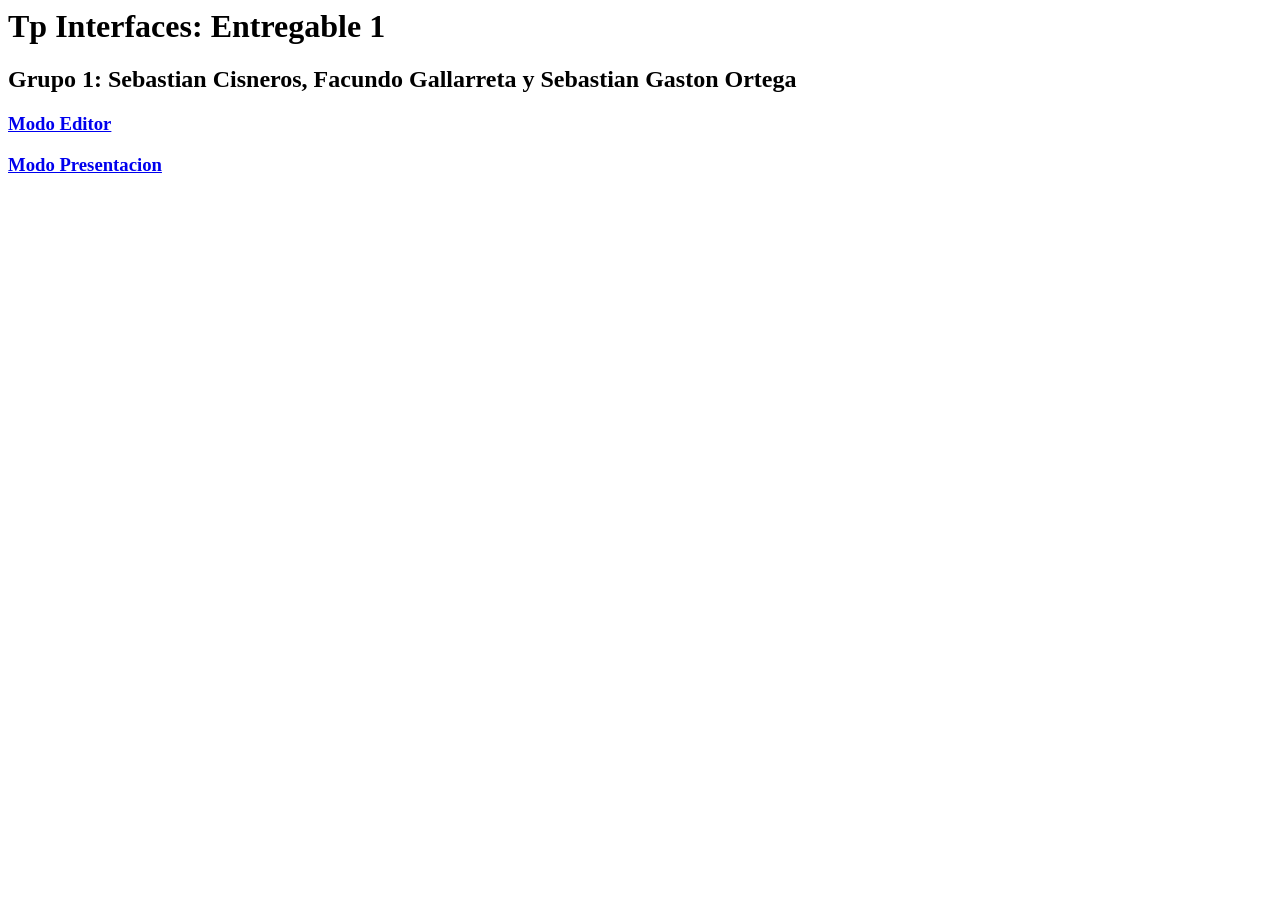
<file: Entregable_1/index.html>
<DOCTYPE! html>
  <html lang="es">
    <head>
      <meta charset="UTF-8" />
      <meta http-equiv="X-UA-Compatible" content="IE=edge" />
      <meta name="viewport" content="width=device-width, initial-scale=1.0" />
      <title>Tp Interfaces: Entregable 1</title>
    </head>
    <body>
      <h1>Tp Interfaces: Entregable 1</h1>
      <h2>
        Grupo 1: Sebastian Cisneros, Facundo Gallarreta y Sebastian Gaston
        Ortega
      </h2>

      <h3>
        <a href="https://www.figma.com/design/XDvLdzlpobR83ZTdvXF2sq/TP-Interfaces?node-id=5-3&t=RIFKQqD7h2V6TDb5-1">Modo Editor</a>
      </h3>

      <h3>
        <a href="https://www.figma.com/proto/XDvLdzlpobR83ZTdvXF2sq/TP-Interfaces?node-id=235-2227&starting-point-node-id=235%3A2227&t=cUEszGMAxxDLjYJT-1">Modo Presentacion</a>
      </h3>
      
      </body>
  </html></DOCTYPE!
>
</file>
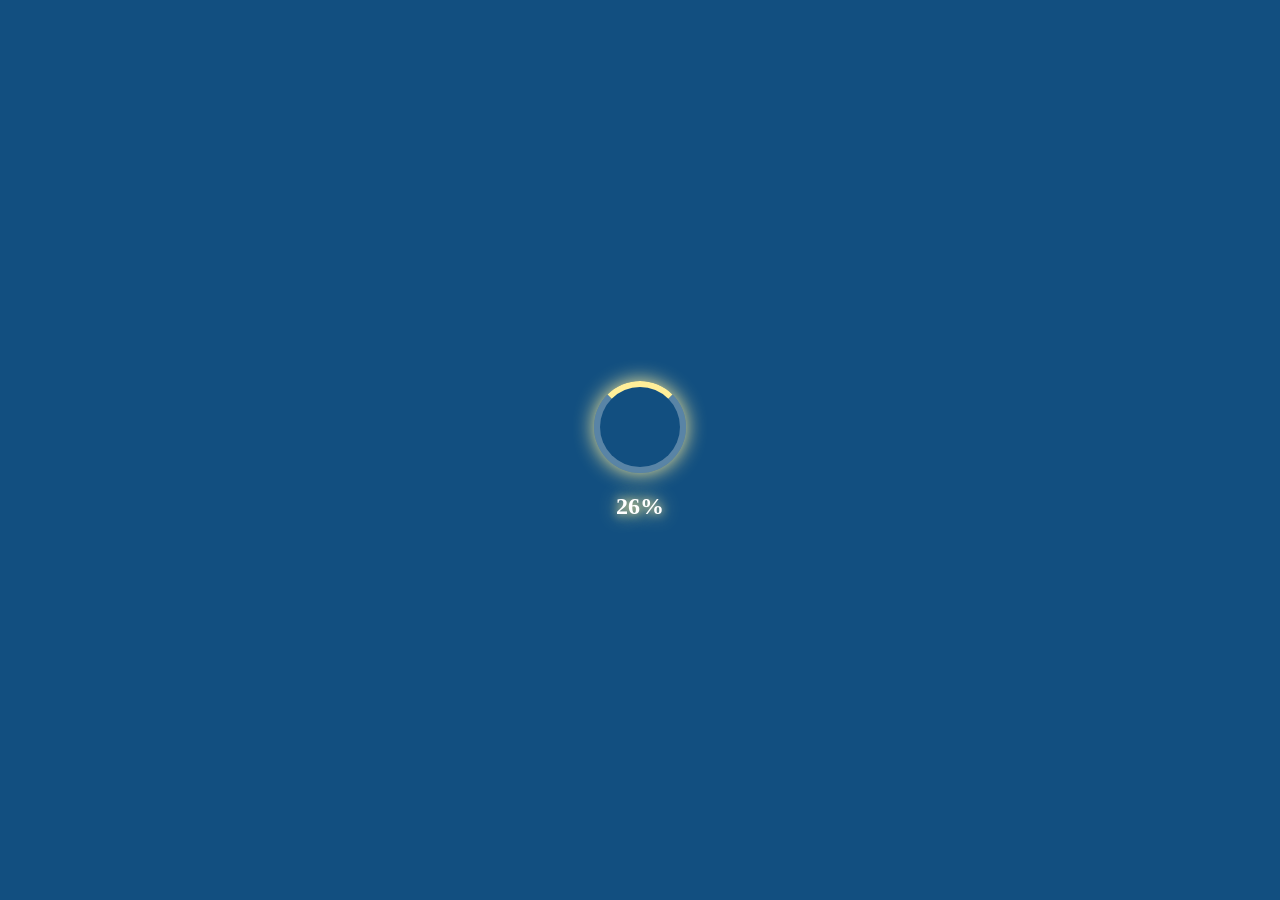
<file: Entregable_2/index.html>
<!DOCTYPE html>
<html lang="en">
  <head>
    <meta charset="UTF-8" />
    <meta name="viewport" content="width=device-width, initial-scale=1.0" />
    <link rel="stylesheet" href="css/styles.css" />
    <link
      href="https://fonts.googleapis.com/css2?family=Baloo+2:wght@400;500;700&display=swap"
      rel="stylesheet"
    />
    <title>GOC GAMES</title>
  </head>
  <body class="pageContainer">
    <div class="contenedorLoader" id="loader">
      <div class="spinner"></div>
      <div class="progreso" id="progreso">0%</div>
    </div>
    <div class="paginaGral" id="paginaGral">
      <header>
        <div>
          <img
            class="btn"
            src="images/menu.png"
            alt="menu"
            onclick="desplegarMenu()"
          />
          <a href="index.html"
            ><img class="logo" src="images/Logo.png" alt="logo"
          /></a>
        </div>
        <nav class="ocultar" id="menu">
          <ul>
            <li><a href="#">perfil</a></li>
            <li><a href="#">carrito</a></li>
            <li><a href="#">notificaciones</a></li>
            <li><a href="#">Amigos</a></li>
            <li><a href="#">Accion</a></li>
            <li><a href="#">Aventura</a></li>
            <li><a href="#">Carreras</a></li>
            <li><a href="#">Cartas</a></li>
            <li><a href="#">Clasicos</a></li>
            <li><a href="#">Deportes</a></li>
            <li><a href="#">Juegos de mesa</a></li>
            <li><a href="#">Multijugador</a></li>
            <li><a href="#">Terror</a></li>
            <div class="nuestrasRedes">
              <p>Nuestras redes</p>
              <div class="imgRedes">
                <a href=""
                  ><img src="images/face_oscuro.png" alt="Facebook"
                /></a>
                <a href=""
                  ><img src="images/ig_oscuro.png" alt="Instagram"
                /></a>
                <a href=""><img src="images/x_oscuro.png" alt="X" /></a>
              </div>
            </div>
          </ul>
        </nav>

        <div class="searchBar">
          <img src="images/lupa.png" alt="buscar" />
          <input type="text" placeholder="Buscar" class="inputSearchBar" />
        </div>

        <div class="botonesUsuario">
          <img class="btn" src="images/notificacion.png" alt="notificacion" />
          <img class="btn" src="images/Cart.png" alt="carrito" />
          <img class="btn" src="images/amigos.png" alt="amigos" />
          <img
            class="btn"
            src="images/user.png"
            alt="usuario"
            onclick="desplegarOpcionesUsuario()"
          />
        </div>
        <div class="opcionesPerfil">
          <div class="ocultar" id="userOptions">
            <div class="infoUsuario">
              <img src="images/user.png" alt="usuario" />
              <div>
                <h3>USER</h3>
                <p>user@gmail.com</p>
              </div>
            </div>
            <div class="opcionesUsuario">
              <p>Editar perfil</p>
              <p>Configurar cuenta</p>
              <a href="login.html">Cerrar sesión</a>
            </div>
          </div>
        </div>
      </header>
      <main>
        <div class="carruselContainer">
          <img class="flecha izquierda" src="images/leftButton.png" alt="" />
          <!-- Flecha izquierda -->
          <div class="carrusel">
            <div class="cards">
              <div class="bigCard">
                <img
                  class="ribbonBig"
                  src="images/ribbonJuegosDeMesa.png"
                  alt="categoria"
                />
                <img class="imgBig" src="images/4EnLinea.jpeg" />
                <h1>4 en linea</h1>

                <div class="btn-jugar">
                  <a href="ejecucion.html">Jugar</a>
                </div>
              </div>

              <div class="bigCard">
                <img class="ribbonBig" src="images/ribbonArcade.png" alt="" />
                <img class="imgBig" src="images/lightCrusader.png" />
                <h1>Light Crusader</h1>
                <img
                  class="priceTagBig"
                  src="images/priceTagBig.png"
                  alt="precio"
                />
                <div class="btn-comprar">Comprar</div>
              </div>
              <div class="bigCard">
                <img class="ribbonBig" src="images/ribbonCartas.png" alt="" />
                <img class="imgBig" src="images/governorOfPoker.png" />
                <h1>Governor Of Poker</h1>

                <div class="btn-carrito">Carrito</div>
              </div>

              <div class="bigCard">
                <img class="ribbonBig" src="images/ribbonAccion.png" alt="" />
                <img class="imgBig" src="images/roadRush.png" />
                <h1>Road Rash</h1>

                <div class="btn-jugar">Jugar</div>
              </div>
            </div>
          </div>
          <img class="flecha derecha" src="images/rightButton.png" alt="" />
          <!-- Flecha derecha -->
        </div>

        <div class="carruselComun">
          <div class="carruselMini">
            <!-- inicio de carrusel comun-->
            <h1>Recientemente Agregados</h1>
            <div class="cards_mini">
              <div class="card_chiquita">
                <img
                  class="ribbonMini"
                  src="images/ribbonArcadeTagMini.png"
                  alt="categoria"
                />
                <img
                  class="imgMini"
                  src="images/MiniFireBoy.png"
                  alt="FIreBoy and WaterGirl"
                />
                <h4>Fireboy and Watergirl</h4>

                <div class="btn-jugar">Jugar</div>
              </div>

              <div class="card_chiquita">
                <img
                  class="ribbonMini"
                  src="images/ribbonDeportesTagMini.png"
                  alt="categoria"
                />
                <img
                  class="imgMini"
                  src="images/MiniBasketStras.png"
                  alt="basketStars"
                />
                <h4>Basketball Stars</h4>

                <div class="btn-jugar">Jugar</div>
              </div>

              <div class="card_chiquita">
                <img
                  class="ribbonMini"
                  src="images/ribbonArcadeTagMini.png"
                  alt="categoria"
                />
                <img
                  class="imgMini"
                  src="images/MiniCuphead.png"
                  alt="cuphead"
                />
                <h4>Cuphead</h4>

                <div class="btn-carrito">Carrito</div>
              </div>

              <div class="card_chiquita">
                <img
                  class="ribbonMini"
                  src="images/ribbonArcadeTagMini.png"
                  alt="categoria"
                />
                <img class="imgMini" src="images/MiniCommander Keen.png"
                alt="commanderKeen"" />
                <h4>Commander Keen</h4>

                <div class="btn-carrito">Carrito</div>
              </div>
              <div class="card_chiquita">
                <img
                  class="ribbonMini"
                  src="images/ribbonDeportesTagMini.png"
                  alt="categoria"
                />
                <img
                  class="imgMini"
                  src="images/head-soccer-2022_xl.jpg"
                  alt="head head-soccer-2022_xl"
                />
                <h4>Head Soccer</h4>
                <img
                  class="priceTagMini"
                  src="images/priceTagMini.png"
                  alt="precio"
                />
                <div class="btn-comprar">Comprar</div>
              </div>

              <div class="card_chiquita">
                <img
                  class="ribbonMini"
                  src="images/ribbonArcadeTagMini.png"
                  alt="categoria"
                />
                <img
                  class="imgMini"
                  src="images/MiniPvsZ.png"
                  alt="plantvsZombies"
                />
                <h4>Plants vs Zombies</h4>

                <div class="btn-jugar">Jugar</div>
              </div>
            </div>
          </div>
          <div class="displayBotonesCarrusel">
            <div class="prev-mini">
              <img src="images/leftButton.png" alt="botonizq" />
            </div>
            <div class="sig-mini">
              <img src="images/rightButton.png" alt="botonder" />
            </div>
          </div>
        </div>
        <!-- fin de carrusel chiquito-->

        <div class="carruselComun">
          <div class="carruselMini">
            <!-- inicio de carrusel chiqquito-->
            <h1>Clasicos</h1>
            <div class="cards_mini">
              <div class="card_chiquita">
                <img
                  class="ribbonMini"
                  src="images/ribbonClasicosTagMini.png"
                  alt="categoria"
                />
                <img
                  class="imgMini"
                  src="images/MiniSupermario.png"
                  alt="SuperMario"
                />
                <h4>Super Mario 64</h4>

                <div class="btn-jugar">Jugar</div>
              </div>

              <div class="card_chiquita">
                <img
                  class="ribbonMini"
                  src="images/ribbonClasicosTagMini.png"
                  alt="categoria"
                />
                <img
                  class="imgMini"
                  src="images/MiniDonkeykong.png"
                  alt=" DonkeyKong"
                />
                <h4>Donkey Kong</h4>
                <img
                  class="priceTagMini"
                  src="images/priceTagMini.png"
                  alt="precio"
                />
                <div class="btn-comprar">Comprar</div>
              </div>

              <div class="card_chiquita">
                <img
                  class="ribbonMini"
                  src="images/ribbonClasicosTagMini.png"
                  alt="categoria"
                />
                <img
                  class="imgMini"
                  src="images/MiniCircus.png"
                  alt="CircusCharlie"
                />
                <h4>Circus Charlie</h4>

                <div class="btn-carrito">Carrito</div>
              </div>

              <div class="card_chiquita">
                <img
                  class="ribbonMini"
                  src="images/ribbonClasicosTagMini.png"
                  alt="categoria"
                />
                <img class="imgMini" src="images/MiniPong.png" alt="pong" />
                <h4>Pong</h4>
                <img
                  class="priceTagMini"
                  src="images/priceTagMini.png"
                  alt="precio"
                />
                <div class="btn-comprar">Comprar</div>
              </div>
              <div class="card_chiquita">
                <img
                  class="ribbonMini"
                  src="images/ribbonClasicosTagMini.png"
                  alt="categoria"
                />
                <img class="imgMini" src="images/MiniTetris.png" alt="Tetris" />
                <h4>Tetris</h4>
                <img
                  class="priceTagMini"
                  src="images/priceTagMini.png"
                  alt="precio"
                />
                <div class="btn-comprar">Comprar</div>
              </div>

              <div class="card_chiquita">
                <img
                  class="ribbonMini"
                  src="images/ribbonClasicosTagMini.png"
                  alt="categoria"
                />
                <img class="imgMini" src="images/MiniZelda.png" alt="zelda" />
                <h4>Zelda</h4>
                <div class="btn-jugar">Jugar</div>
              </div>
            </div>
          </div>
          <div class="displayBotonesCarrusel">
            <div class="prev-mini">
              <img src="images/leftButton.png" alt="botonizq" />
            </div>
            <div class="sig-mini">
              <img src="images/rightButton.png" alt="botonder" />
            </div>
          </div>
        </div>
        <!-- fin de carrusel chiquito-->

        <div class="carruselComun">
          <div class="carruselMini">
            <!-- inicio de carrusel chiqquito-->
            <h1>Arcade</h1>
            <div class="cards_mini">
              <div class="card_chiquita">
                <img
                  class="ribbonMini"
                  src="images/ribbonArcadeTagMini.png"
                  alt="categoria"
                />
                <img
                  class="imgMini"
                  src="images/MiniSunsetrides.png"
                  alt="sunsetRides"
                />
                <h4>Sunset Riders</h4>

                <div class="btn-jugar">Jugar</div>
              </div>

              <div class="card_chiquita">
                <img
                  class="ribbonMini"
                  src="images/ribbonArcadeTagMini.png"
                  alt="categoria"
                />
                <img
                  class="imgMini"
                  src="images/MiniJungle.png"
                  alt="JungleStrikes"
                />
                <h4>Jungle Strike</h4>

                <div class="btn-jugar">Jugar</div>
              </div>
              <div class="card_chiquita">
                <img
                  class="ribbonMini"
                  src="images/ribbonArcadeTagMini.png"
                  alt="categoria"
                />
                <img
                  class="imgMini"
                  src="images/MiniCommander Keen.png"
                  alt="commanderKeen"
                />
                <h4>Commander Keen</h4>

                <div class="btn-carrito">Carrito</div>
              </div>

              <div class="card_chiquita">
                <img
                  class="ribbonMini"
                  src="images/ribbonArcadeTagMini.png"
                  alt="categoria"
                />
                <img
                  class="imgMini"
                  src="images/MiniStreetFighter.png"
                  alt="streetFighter"
                />
                <h4>Street Fighter</h4>
                <img
                  class="priceTagMini"
                  src="images/priceTagMini.png"
                  alt="precio"
                />
                <div class="btn-comprar">Comprar</div>
              </div>

              <div class="card_chiquita">
                <img
                  class="ribbonMini"
                  src="images/ribbonArcadeTagMini.png"
                  alt="categoria"
                />
                <img
                  class="imgMini"
                  src="images/MiniStreetFighter2.png"
                  alt="streetFighter 2"
                />
                <h4>Street Fighter 2</h4>
                <img
                  class="priceTagMini"
                  src="images/priceTagMini.png"
                  alt="precio"
                />
                <div class="btn-comprar">Comprar</div>
              </div>

              <div class="card_chiquita">
                <img
                  class="ribbonMini"
                  src="images/ribbonArcadeTagMini.png"
                  alt="categoria"
                />
                <img
                  class="imgMini"
                  src="images/MiniMortalKombat.png"
                  alt="MortalKombat"
                />
                <h4>Mortal Kombat</h4>

                <div class="btn-jugar">Jugar</div>
              </div>
            </div>
          </div>
          <div class="displayBotonesCarrusel">
            <div class="prev-mini">
              <img src="images/leftButton.png" alt="botonizq" />
            </div>
            <div class="sig-mini">
              <img src="images/rightButton.png" alt="botonder" />
            </div>
          </div>
        </div>
        <!-- fin de carrusel chiquito-->

        <div class="carruselComun">
          <!-- inicio de carrusel chiquito-->
          <div class="carruselMini">
            <h1>Terror</h1>
            <div class="cards_mini">
              <div class="card_chiquita">
                <img
                  class="ribbonMini"
                  src="images/ribbonTerrorTagMini.png"
                  alt="categoria"
                />
                <img
                  class="imgMini"
                  src="images/MiniFriday 13.png"
                  alt="manHunt"
                />
                <h4>Man hunt</h4>

                <div class="btn-jugar">Jugar</div>
              </div>

              <div class="card_chiquita">
                <img
                  class="ribbonMini"
                  src="images/ribbonTerrorTagMini.png"
                  alt="categoria"
                />
                <img
                  class="imgMini"
                  src="images/MiniSilentHill.png"
                  alt="manHunt2"
                />
                <h4>Man Hunt 2</h4>
                <img
                  class="priceTagMini"
                  src="images/priceTagMini.png"
                  alt="precio"
                />
                <div class="btn-comprar">Comprar</div>
              </div>

              <div class="card_chiquita">
                <img
                  class="ribbonMini"
                  src="images/ribbonTerrorTagMini.png"
                  alt="categoria"
                />
                <img
                  class="imgMini"
                  src="images/minisplatter.png"
                  alt="splatterHouse"
                />
                <h4>Splatter house</h4>

                <div class="btn-carrito">Carrito</div>
              </div>

              <div class="card_chiquita">
                <img
                  class="ribbonMini"
                  src="images/ribbonTerrorTagMini.png"
                  alt="categoria"
                />
                <img
                  class="imgMini"
                  src="images/MiniSplaterhouse2.png"
                  alt="splatterHouse 2"
                />
                <h4>Splatter House 2</h4>
                <img
                  class="priceTagMini"
                  src="images/priceTagMini.png"
                  alt="precio"
                />
                <div class="btn-comprar">Comprar</div>
              </div>
              <div class="card_chiquita">
                <img
                  class="ribbonMini"
                  src="images/ribbonTerrorTagMini.png"
                  alt="categoria"
                />
                <img
                  class="imgMini"
                  src="images/MiniSplatterhouse3.png"
                  alt="splatterHouse 3"
                />
                <h4>Splatter House 3</h4>
                <img
                  class="priceTagMini"
                  src="images/priceTagMini.png"
                  alt="precio"
                />
                <div class="btn-comprar">Comprar</div>
              </div>

              <div class="card_chiquita">
                <img
                  class="ribbonMini"
                  src="images/ribbonTerrorTagMini.png"
                  alt="categoria"
                />
                <img
                  class="imgMini"
                  src="images/MiniFreedyFastBear.png"
                  alt="fivenightsatfreedy"
                />
                <h4>Five nights at Freddy</h4>

                <div class="btn-jugar">Jugar</div>
              </div>
            </div>
          </div>
          <div class="displayBotonesCarrusel">
            <div class="prev-mini">
              <img src="images/leftButton.png" alt="botonizq" />
            </div>
            <div class="sig-mini">
              <img src="images/rightButton.png" alt="botonder" />
            </div>
          </div>
        </div>
        <!-- fin de carrusel chiquito-->
      </main>
      <footer>
        <ul class="footer-list">
          <li>
            <ul>
              <li class="tituloFooter">Categorias mas relevantes</li>
              <li>Multijugador</li>
              <li>Futbol</li>
              <li>Juegos.io</li>
              <li>Arcade</li>
            </ul>
          </li>

          <li>
            <ul>
              <li class="tituloFooter">Sobre nosotros</li>
              <li>Contactanos</li>
              <li>Equipo</li>
              <li>Historia</li>
            </ul>
          </li>

          <li>
            <ul>
              <li class="tituloFooter">Terminos y condiciones</li>
              <li>Politica de privacidad</li>
            </ul>
          </li>

          <li>
            <ul>
              <li class="tituloFooter">Nuestros sponsors</li>
              <li>Unicen</li>
              <li>YPF</li>
              <li>Toyota</li>
            </ul>
          </li>

          <li>
            <ul>
              <li class="tituloFooter">Nuestras redes</li>
              <li>
                <div class="containerRedes">
                  <a href=""
                    ><img src="images/facebook2.png" alt="Facebook"
                  /></a>
                  <a href=""
                    ><img src="images/Instagram.png" alt="Instagram"
                  /></a>
                  <a href=""><img src="images/X.png" alt="X" /></a>
                </div>
              </li>
            </ul>
          </li>
        </ul>
        <p id="copyright">© 2024 GOC Games. Todos los derechos reservados.</p>
      </footer>
    </div>

    <script src="main.js"></script>
  </body>
</html>
</file>
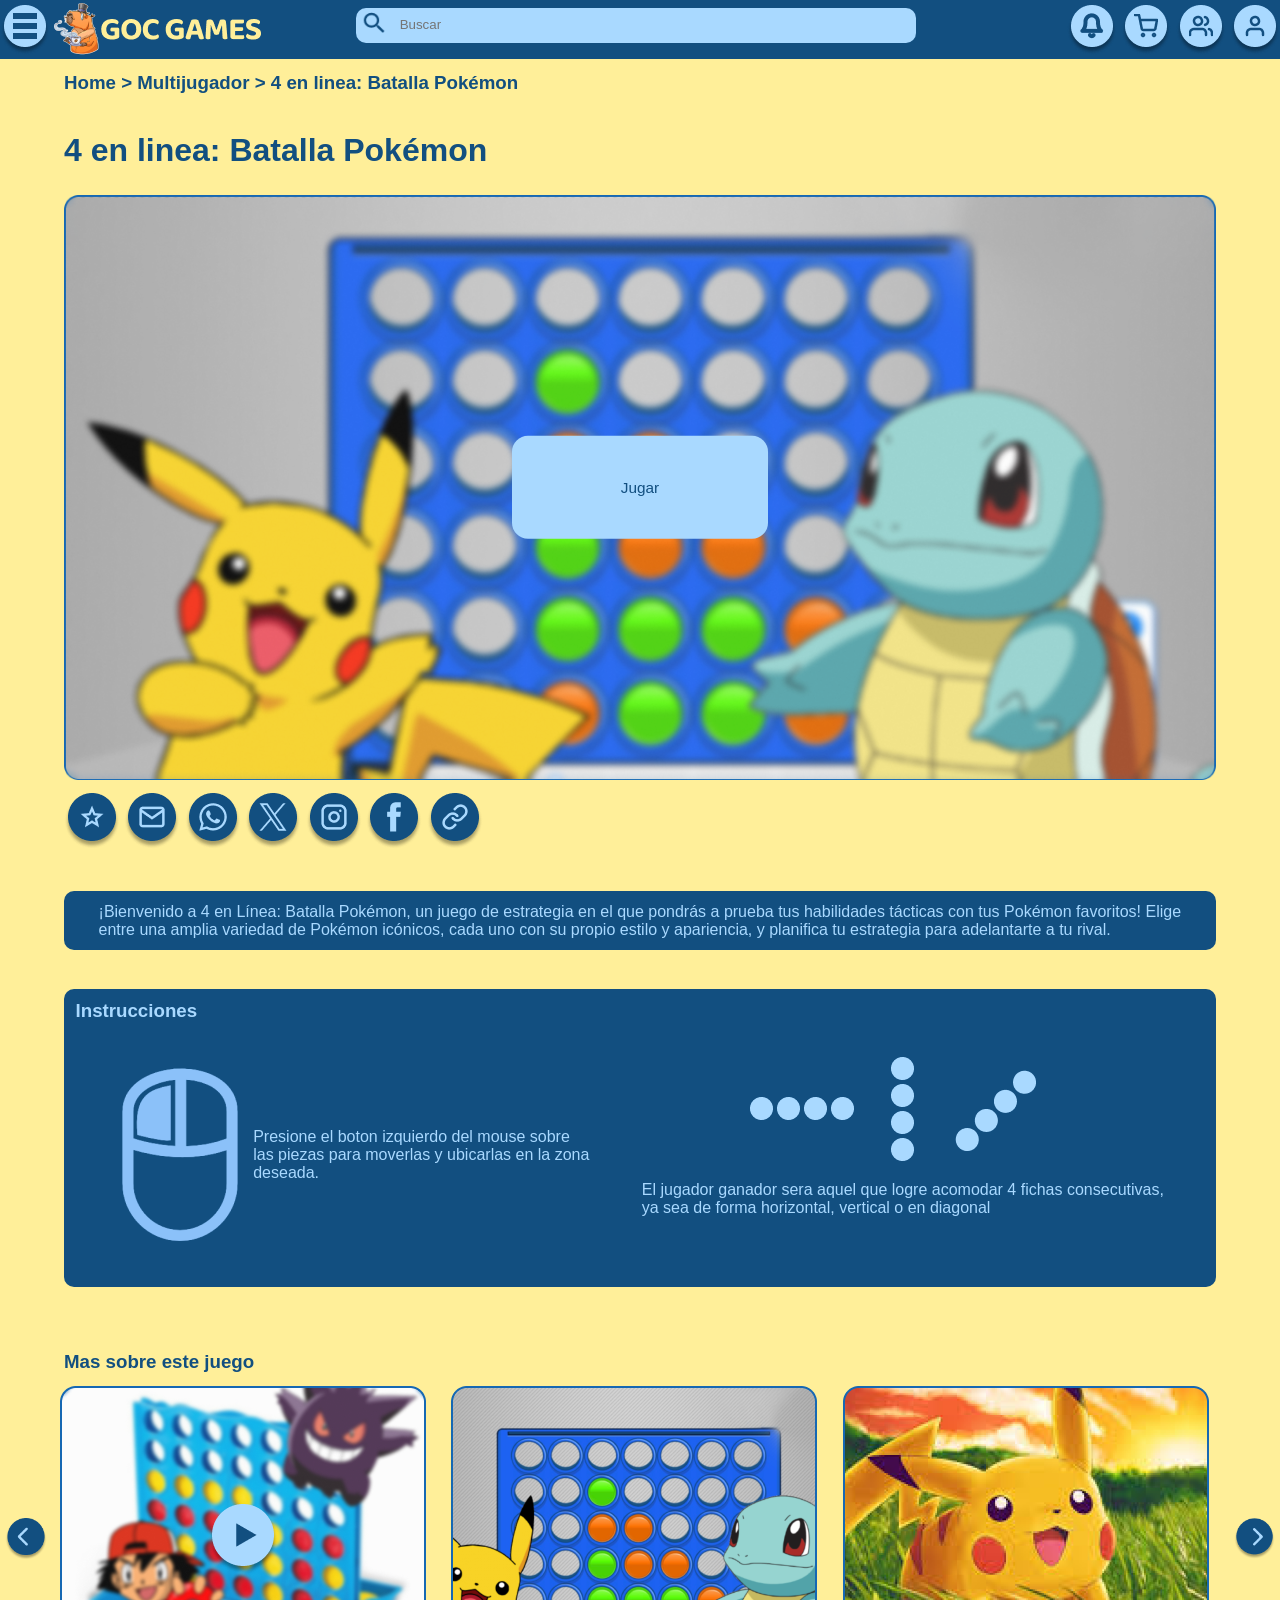
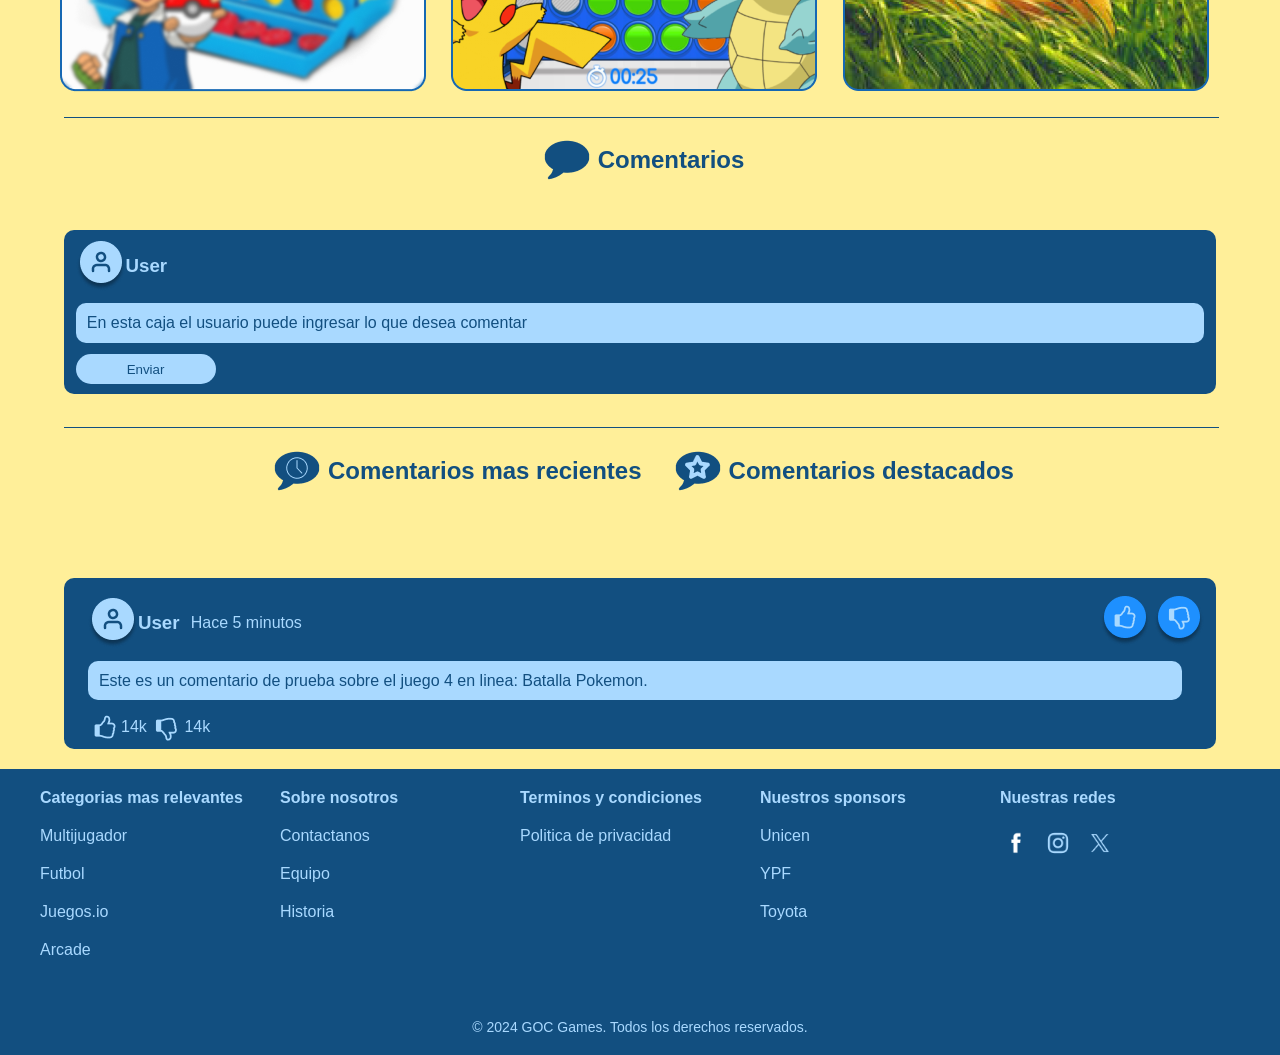
<file: Entregable_2/ejecucion.html>
<!DOCTYPE html>
<html lang="en">
<head>
    <meta charset="UTF-8">
    <meta name="viewport" content="width=device-width, initial-scale=1.0">
    <link rel="stylesheet" href="css/ejecucion.css">
    <title>Jugar 4 en linea</title>
</head>

<body class="pageContainer">
    <header>
        <div>
            <img class="btn" src="images/menu.png" alt="menu" onclick="desplegarMenu()">
            <a href="index.html"><img src="images/Logo.png" alt="logo"></a>
        </div>
        <nav class="ocultar" id="menu">
           <ul> 
            <li><a href=>Accion</a></li>
            <li><a href=>Aventura</a></li>
            <li><a href=>Carreras</a></li>
            <li><a href=>Cartas</a></li>
            <li><a href=>Clasicos</a></li>
            <li><a href=>Deportes</a></li>
            <li><a href=>Juegos de mesa</a></li>
            <li><a href=>Multijugador</a></li>
            <li><a href=>Terror</a></li>
            <div class="nuestrasRedes">
                <p>Nuestras redes</p>
                <div class="imgRedes">
                    <a href=""><img src="images/face_oscuro.png" alt="Facebook"></a>
                    <a href=""><img src="images/ig_oscuro.png" alt="Instagram"></a>
                    <a href=""><img src="images/x_oscuro.png" alt="X"></a>
                </div> 
            </div>
           </ul>
        </nav>
        
        <div class="searchBar">
            <img src="images/lupa.png" alt="buscar">
            <input type="text" placeholder="Buscar" class="inputSearchBar">
        </div>
        <div class="botonesUsuario">
            <img class="btn" src="images/notificacion.png" alt="notificacion">
            <img class="btn" src="images/Cart.png" alt="carrito">
            <img class="btn" src="images/amigos.png" alt="amigos">
            <img class="btn" src="images/user.png" alt="usuario" onclick="desplegarOpcionesUsuario()">
        </div>
        <div class="opcionesPerfil">
            <div class="ocultar" id="userOptions">
                <div class="infoUsuario">
                    <img src="images/user.png" alt="usuario">
                        <div>
                            <h3>USER</h3>
                            <p>user@gmail.com</p>
                        </div>
                </div>
                <div class="opcionesUsuario">
                    <p>Editar perfil</p>
                    <p>Configurar cuenta</p>
                    <a href="login.html">Cerrar sesión</a>
                </div>
            </div>
        </div>

    </header>


    <h3 id="breadcrumbs"><a href="index.html">Home</a> > Multijugador > 4 en linea: Batalla Pokémon</h3>

    <h1 id="titulo_juego">4 en linea: Batalla Pokémon</h1>

    <div class="preview">
        <img src="images/preview.png" alt="Preview del juego">
        <button class="boton_jugar">Jugar</button>
    </div>

    <div class="botones_redes">
        <img src="images/Fav button.png" alt="Boton favorito">
        <img src="images/Email button.png" alt="Boton email">
        <img src="images/Ws button.png" alt="Boton Whatsapp">
        <img src="images/X button.png" alt="Boton X">
        <img src="images/Ig button.png" alt="Boton Instagram">
        <img src="images/Facebook button.png" alt="Boton Facebook">
        <img src="images/Copiar enlace.png" alt="Boton copiar enlace">
    </div>

    <div id="descripcion_del_juego">
        <p>¡Bienvenido a 4 en Línea: Batalla Pokémon, un juego de estrategia en el que pondrás a prueba tus habilidades tácticas con tus Pokémon favoritos! Elige entre una amplia variedad de Pokémon icónicos, cada uno con su propio estilo y apariencia, y planifica tu estrategia para adelantarte a tu rival.</p>
    </div>

    <div class="container_instrucciones">

        <h3>Instrucciones</h3>
        
        <div class="contenido_instrucciones">
            <div class="instrucciones_mouse">
                <img src="images/clic izquierdo.png" alt="Mouse click izquierdo">
                <p>Presione el boton izquierdo del mouse sobre las piezas para moverlas y ubicarlas en la zona deseada.</p>
            </div>
            <div class="instrucciones_columnas">
                <img src="images/columnas.png" alt="Columnas">
                <p>El jugador ganador sera aquel que logre acomodar 4 fichas consecutivas, ya sea de forma horizontal, vertical o en diagonal</p>
            </div>
        </div>

    </div>

    <h3 id="titulo_carrousel">Mas sobre este juego</h3>

    
        <div class="container_carrousel">
            <img id="boton_carrousel_izq" src="images/boton carrousel grande izq.png" alt="Boton izquierda">
            <div class="preview_video">
                <img src="images/preview 1.png" alt="Carrousel 1">
                <img id="boton_reproducir_video" src="images/boton play video.png" alt="Play video">
            </div>
            <img src="images/preview 2.png" alt="Carrousel 2">
            <img src="images/preview 3.png" alt="Carrousel 3">
            <img id="boton_carrousel_der" src="images/boton carrousel grande der.png" alt="Boton derecha">
        </div>
    
    
    <div class="divisor_horizontal"></div>

    <div class="titulo_seccion_comentarios">
        <img src="images/burbuja comentario.png" alt="Icono comentario">
        <h2>Comentarios</h2>
    </div>

    <div class="box_insertar_comentario">
        <div class="autor_comentario">
            <img src="images/user.png" alt="Avatar">
                <div>
                    <h3 class="username">User</h3>
                </div>
        </div>

        <div class="box_contenido_comentario">
            <p>En esta caja el usuario puede ingresar lo que desea comentar</p>
        </div>

        <button class="boton_enviar_comentario">Enviar</button>
    </div>

    <div class="divisor_horizontal"></div>

    <div class="titulo_seccion_comentarios">
        <div class="titulo_seccion_comentarios">
            <img src="images/burbuja comentario reciente.png" alt="Icono comentario reciente">
            <h2>Comentarios mas recientes</h2>
        </div>

        <div class="titulo_seccion_comentarios">
            <img src="images/burbuja comentario favorito.png" alt="Icono comentarios destacados">
            <h2>Comentarios destacados</h2>
        </div>
    </div>

    <div class="container_comentario">
        <div class="box_comentario">
            <div class="autor_comentario">
                <img src="images/user.png" alt="Avatar">
                <div>
                    <h3>User</h3>
                </div>
                <p>Hace 5 minutos</p>
                
                <div id="botones_like_dislike">
                    <img src="images/boton like.png" alt="Boton like">
                    <img src="images/boton dislike.png" alt="Boton dislike">                
                </div>

            </div>

            

            <div class="box_contenido_comentario">
                <p>Este es un comentario de prueba sobre el juego 4 en linea: Batalla Pokemon.</p>
            </div>

            <div class="contador_like_dislike">
                <div class="contador_like_dislike">
                    <img src="images/pulgar arriba.png" alt="Like icon">
                    <p id="contador_likes">14k</p>
                </div>

                <div class="contador_like_dislike">
                    <img src="images/pulgar abajo.png" alt="Dislike icon">
                    <p id="contador_dislikes">14k</p>
                </div>
            </div>
            
        </div>  
        
    </div>

    <footer>
        <ul class="footer-list">
            <li>
                <ul>
                    <li class="tituloFooter">Categorias mas relevantes</li>
                    <li>Multijugador</li>
                    <li>Futbol</li>
                    <li>Juegos.io</li>
                    <li>Arcade</li>
                </ul>
            </li>

            <li>
                <ul>
                    <li class="tituloFooter">Sobre nosotros</li>
                    <li>Contactanos</li>
                    <li>Equipo</li>
                    <li>Historia</li>
                </ul>
            </li>

            <li>
                <ul>
                    <li class="tituloFooter">Terminos y condiciones</li>
                    <li>Politica de privacidad</li>
                </ul>
            </li>

            <li>
                <ul>
                    <li class="tituloFooter">Nuestros sponsors</li>
                    <li>Unicen</li>
                    <li>YPF</li>
                    <li>Toyota</li>
                </ul>
            </li>

            <li>
                <ul>
                    <li class="tituloFooter">Nuestras redes</li>
                    <li>
                        <div class="containerRedes">
                            <a href=""><img src="images/facebook2.png" alt="Facebook"></a>
                            <a href=""><img src="images/Instagram.png" alt="Instagram"></a>
                            <a href=""><img src="images/X.png" alt="X"></a>
                        </div>
                    </li>
                </ul>
            </li>
        </ul>
        <p id="copyright">© 2024 GOC Games. Todos los derechos reservados.</p>
    </footer>
    
    <script src="main.js"></script>
</body>
</html>
</file>
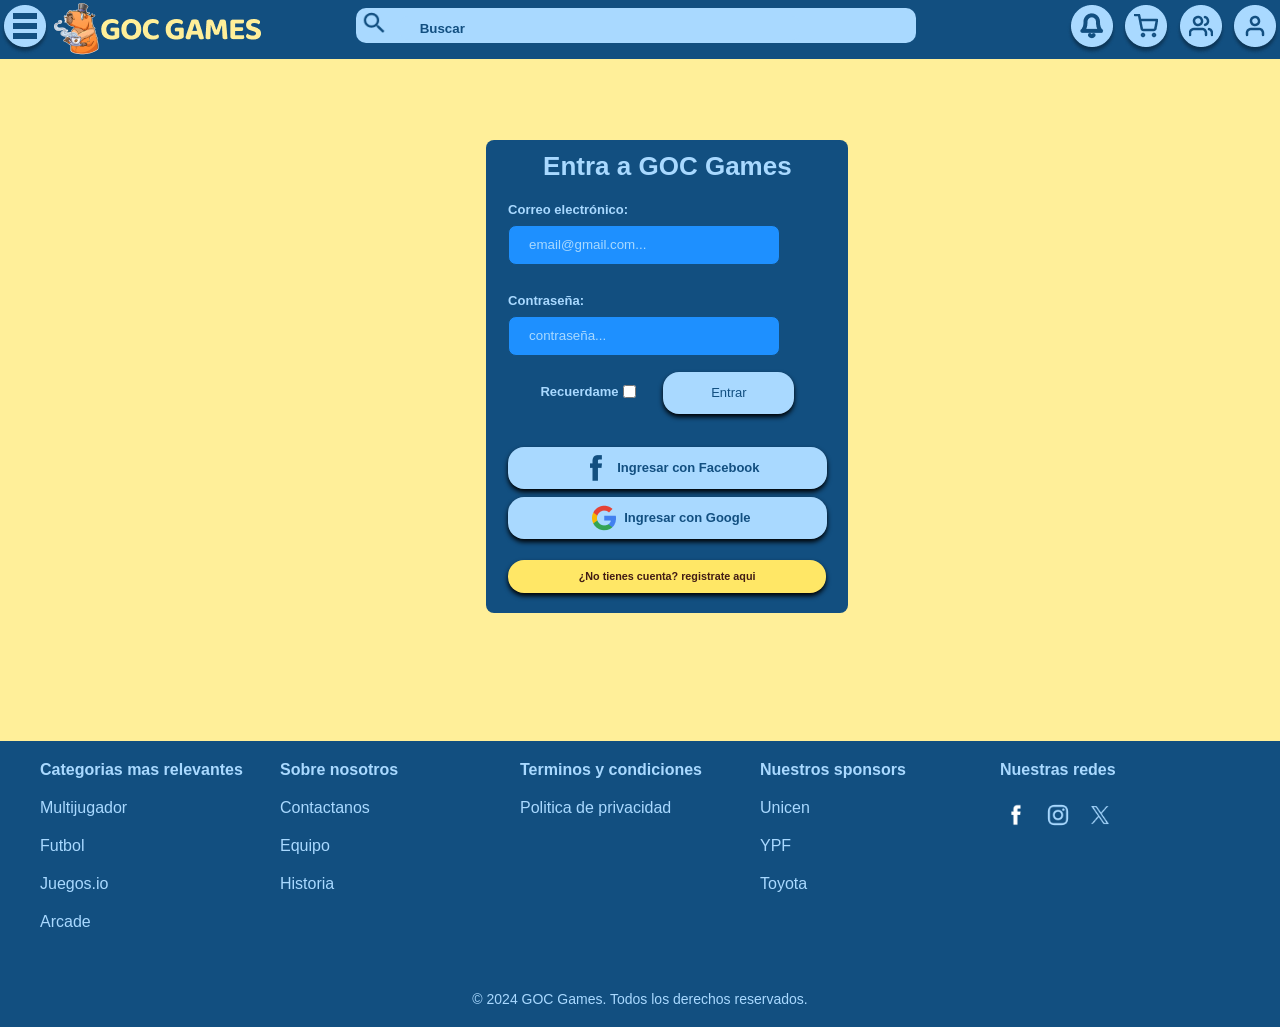
<file: Entregable_2/login.html>
<!DOCTYPE html>
<html lang="en">
<head>
    <meta charset="UTF-8">
    <meta name="viewport" content="width=device-width, initial-scale=1.0">
    <link rel="stylesheet" href="css/login.css">
    <title>Login</title>
</head>
<body>

    <header>
        <div>
            <img class="btn" src="images/menu.png" alt="menu" onclick="desplegarMenu()">
            <a href="index.html"><img src="images/Logo.png" alt="logo"></a>
        </div>
        <nav class="ocultar" id="menu">
           <ul> 
            <li><a href=>Accion</a></li>
            <li><a href=>Aventura</a></li>
            <li><a href=>Carreras</a></li>
            <li><a href=>Cartas</a></li>
            <li><a href=>Clasicos</a></li>
            <li><a href=>Deportes</a></li>
            <li><a href=>Juegos de mesa</a></li>
            <li><a href=>Multijugador</a></li>
            <li><a href=>Terror</a></li>
            <div class="nuestrasRedes">
                <p>Nuestras redes</p>
                <div class="imgRedes">
                    <a href=""><img src="images/face_oscuro.png" alt="Facebook"></a>
                    <a href=""><img src="images/ig_oscuro.png" alt="Instagram"></a>
                    <a href=""><img src="images/x_oscuro.png" alt="X"></a>
                </div> 
            </div>
           </ul>
        </nav>
        
        <div class="searchBar">
            <img src="images/lupa.png" alt="buscar">
            <input type="text" placeholder="Buscar" id="searchBar_input">
        </div>
        <div class="botonesUsuario">
            <img class="btn" src="images/notificacion.png" alt="notificacion">
            <img class="btn" src="images/Cart.png" alt="carrito">
            <img class="btn" src="images/amigos.png" alt="amigos">
            <img class="btn" src="images/user.png" alt="usuario" onclick="desplegarOpcionesUsuario()">
        </div>
        <div class="opcionesPerfil">
            <div class="ocultar" id="userOptions">
                <div class="infoUsuario">
                    <img src="images/user.png" alt="usuario">
                        <div>
                            <h3>USER</h3>
                            <p>user@gmail.com</p>
                        </div>
                </div>
                <div class="opcionesUsuario">
                    <p>Editar perfil</p>
                    <p>Configurar cuenta</p>
                    <a href="login.html">Cerrar sesión</a>
                </div>
            </div>
        </div>

    </header>

    <div class="padre-login">
        <div class="registro">
            <h1>Entra a GOC Games</h1>

            <form class="input-usuario">
                <div class="contenedor-usuarios-padre">
                  
                    <div class="form" >
                        <h2> Correo electrónico:</h2> <input type="text" name="correo-electronico"
                        placeholder="email@gmail.com...    " />

                    </div>

                    <div class="form">
                      <h2>  Contraseña: </h2> <input type="password" name="contraseña" placeholder="contraseña..." />
                    </div>

                    <div class="btn_and_check">
                        <div class="recuerdame"> <h4>Recuerdame</h4><input type="checkbox" name="Recordame" id=""></div>
                        <a class="btn_ingresar" href="index.html">Entrar</a>
                    </div>
                    
                    <div class="form">
                        <div class="btn_ingresar_con"><img src="images/face_oscuro.png" alt="facebook"><h4>Ingresar con Facebook</h4></div>
                        <div class="btn_ingresar_con"><img src="images/google.png" alt="google"><h4>Ingresar con Google</h4></div>
                    </div>

                    <a href="registrarse.html" class="btn_a_registro"><H5>¿No tienes cuenta? registrate aqui</H5></a>
                </div>
            </form>
            </div>
        </div>

    <script src="main.js"></script>

        <footer>
            <ul class="footer-list">
                <li>
                    <ul>
                        <li class="tituloFooter">Categorias mas relevantes</li>
                        <li>Multijugador</li>
                        <li>Futbol</li>
                        <li>Juegos.io</li>
                        <li>Arcade</li>
                    </ul>
                </li>
    
                <li>
                    <ul>
                        <li class="tituloFooter">Sobre nosotros</li>
                        <li>Contactanos</li>
                        <li>Equipo</li>
                        <li>Historia</li>
                    </ul>
                </li>
    
                <li>
                    <ul>
                        <li class="tituloFooter">Terminos y condiciones</li>
                        <li>Politica de privacidad</li>
                    </ul>
                </li>
    
                <li>
                    <ul>
                        <li class="tituloFooter">Nuestros sponsors</li>
                        <li>Unicen</li>
                        <li>YPF</li>
                        <li>Toyota</li>
                    </ul>
                </li>
    
                <li>
                    <ul>
                        <li class="tituloFooter">Nuestras redes</li>
                        <li>
                            <div class="containerRedes">
                                <a href=""><img src="images/facebook2.png" alt="Facebook"></a>
                                <a href=""><img src="images/Instagram.png" alt="Instagram"></a>
                                <a href=""><img src="images/X.png" alt="X"></a>
                            </div>
                        </li>
                    </ul>
                </li>
            </ul>
            <p id="copyright">© 2024 GOC Games. Todos los derechos reservados.</p>
        </footer>
    <script src="main.js"></script>
</body>
</html>
</file>
<file: Entregable_2/css/styles.css>
* {
  margin: 0;
  padding: 0;
  list-style: none;
  text-decoration: none;
  border: none;
  outline: none;
}
html,
body {
  height: 100%; /* Asegura que el cuerpo y html ocupen el 100% de la altura */
  background-color: #ffef99;
  font-family: sans-serif;
}
.contenedorLoader {
  display: flex;
  flex-direction: column;
  justify-content: center;
  align-items: center;
  height: 100vh;
  margin: 0;
  font-family: "Press Start 2P", cursive;
  background-color: #124f80;
  text-align: center;
  position: relative;
  color: #fff;
}

/* Estilo del spinner */
.spinner {
  width: 80px;
  height: 80px;
  border: 6px solid rgba(255, 255, 255, 0.3);
  border-top: 6px solid #ffef99;
  border-radius: 50%;
  animation: spin 1s ease-out infinite;
  margin-bottom: 20px;
  box-shadow: 0 0 20px #ffef99;
}

/* Animación del spinner */
@keyframes spin {
  0% {
    transform: rotate(0deg);
  }
  100% {
    transform: rotate(360deg);
  }
}

/* Texto de porcentaje */
.progreso {
  font-size: 24px;
  font-weight: bold;
  text-shadow: 0 0 10px #ffef99, 0 0 20px #ffef99;
}

/* Estilos del contenido de la página */
.paginaGral {
  text-align: center;
  color: #ffef99;
  display: none;
}

@media (max-width: 768px) {
  /*HEADER*/
  header {
    display: flex;
    justify-content: space-between;
    background-color: #124f80;
    width: 100vw;
    height: 8vh;
  }
  a {
    text-decoration: none;
    color: #a9d9ff;
  }
  header .btn {
    cursor: pointer;
    margin-top: 0.5rem;
    margin-left: 0.3rem;
  }
  .logo {
    display: none;
  }
  .ocultar {
    display: none;
  }
  .open {
    display: flex;
    position: absolute;
    margin-top: 3.6rem;
    width: 200px;
    background-color: #124f80;
    border-bottom-right-radius: 10px;
    z-index: 2;
  }
  nav a {
    color: #124f80;
  }

  header ul {
    height: 384px;
  }
  header li {
    cursor: pointer;
    box-shadow: inset 0 0 0 0 #a9d9ff;
    transition: ease-out 0.7s;
  }
  header li:hover {
    box-shadow: inset 400px 0 0 0 black;
  }
  header li > a:hover {
    color: white;
  }

  header li,
  .nuestrasRedes {
    display: flex;
    justify-content: flex-start;
    align-items: center;
    margin-top: 2px;
    padding-left: 10px;
    width: 11.78rem;
    height: 2rem;
    background-color: #a9d9ff;
  }
  .nuestrasRedes {
    height: 4rem;
    color: #124f80;
    border-bottom-right-radius: 10px;
    padding-bottom: 10px;
  }
  .imgRedes {
    display: flex;
    justify-content: space-between;
  }
  .searchBar {
    display: flex;
    background-color: #a9d9ff;
    width: 30rem;
    height: 2.2rem;
    border-radius: 10px;
    margin-top: 0.6rem;
    margin-right: 1.5rem;
    margin-left: 1.5rem;
  }

  .searchBar input {
    background-color: #a9d9ff;
    border: none;
    outline: none;
    width: 15rem;
    height: 1rem;
    margin-top: 0.5rem;
  }
  .mostrarOpciones {
    background-color: #124f80;
    width: 178px;
    height: 128px;
    margin-top: 3.5rem;
    color: #a9d9ff;
    display: flex;
    flex-direction: column;
    justify-content: flex-end;
    position: absolute;
    align-items: center;
    border-bottom-left-radius: 20px;
    z-index: 2;
  }

  .botonesUsuario {
    display: none;
  }
  .opcionesPerfil,
  .infoUsuario {
    display: none;
  }
  .opcionesUsuario {
    display: none;
  }
  /*cards*/
  .bigCard div {
    font-family: "Baloo 2";
    font-weight: bold;
    border-radius: 16px;
    margin-bottom: 5px;
    width: 14rem;
    height: 7rem;
    align-self: center;
    display: flex;
    margin-top: 16px;
    justify-content: center;
    align-items: center;
    transition: 0.5s;
  }
  .bigCard a {
    color: #124f80;
  }
  .btn-comprar {
    background-color: #ffef99;
    color: #421c15;
  }
  .btn-jugar {
    background-color: #a9d9ff;
    color: #124f80;
  }
  .btn-carrito {
    background-color: #ffb3ad;
    color: #421c15;
  }
  .card_chiquita div {
    font-family: "Baloo 2";
    font-weight: bold;
    border-radius: 16px;
    margin-bottom: 5px;
    width: 120px;
    height: 30px;

    align-self: center;
    display: flex;
    margin-top: 8px;
    justify-content: center;
    align-items: center;
  }

  .btn-jugar:hover,
  .btn-comprar:hover,
  .btn-carrito:hover {
    background-color: black;
    color: white;
    border: 1px solid white;
    box-shadow: 0px 0px 30px 0px white inset;
  }

  /*Main*/
  .carrusel {
    display: flex;
    flex-direction: column;
    overflow: hidden;
    position: relative;
  }

  .carrusel h1,
  .carruselMini h1 {
    color: #124f80;
    margin-bottom: 25px;
    margin-left: 2%;
    margin-top: 1%;
    align-self: flex-start;
  }
  .cards {
    display: flex;
    flex-direction: row;
    justify-content: space-around;
    margin-bottom: 49px;
    margin-left: 45px;
    justify-content: flex-start;
    transition: transform 0.5s ease-out; /* Animación al mover las cartas */
  }
  .cards_mini {
    display: flex;
    flex-direction: row;
    justify-content: space-around;
    margin-bottom: 49px;
    margin-left: 45px;
    justify-content: flex-start;
    transition: transform 0.5s ease-out; /* Animación al mover las cartas */
  }

  .bigCard {
    background-color: #124f80;
    display: flex;
    flex-direction: column;
    width: 35rem;
    height: 20rem;
    margin-left: 10px;
    border-radius: 10px;
    position: relative;
    box-shadow: 0 5px 10px black;
    margin: 10px;
    transition: transform 0.3s ease-in-out;
  }

  .ribbonBig {
    top: -14px;
    left: -20px;
    position: absolute;
  }
  .ribbonMini {
    top: -67px;
    left: -24px;
    position: absolute;
  }
  .priceTagBig {
    position: absolute;
    top: 160px;
    left: 162px;
  }
  .priceTagMini {
    position: absolute;
    top: 90px;
    left: 99px;
  }
  .imgBig {
    width: 255px;
    height: 172px;
    margin: 9px;
    border-radius: 10px;
  }
  .bigCard h1 {
    color: #a9d9ff;
    margin: 0px;
    margin-left: 10px;
    font-family: "Baloo 2";
    font-size: 24px;
    align-self: flex-start;
  }

  .bigCard:hover {
    transform: scale(1.05); /* Efecto de zoom al pasar el ratón */
  }
  .card_chiquita:hover {
    transform: scale(1.05);
  }
  .card_chiquita {
    background-color: #124f80;
    width: 189px;
    height: 219px;
    margin: 20px;
    border-radius: 10px;
    display: flex;
    flex-direction: column;
    transition: transform 0.3s ease-in-out;
    position: relative;
    box-shadow: 0 3px 5px black;
  }
  .carruselMini {
    display: flex;
    flex-direction: column;
    width: 1148px;
    margin-left: 62px;
    overflow: hidden;
    position: relative;
  }
  .imgMini {
    width: 168px;
    height: 96px;
    margin-top: 15px;
    margin-left: 5px;
    margin-right: 5px;
    border-radius: 10px;
  }
  /* Botones de navegación */
  .prev,
  .sig,
  .prev-mini,
  .sig-mini {
    position: relative;

    cursor: pointer;
    z-index: 1;
    transition: transform 0.3s ease-in-out;
  }
  @keyframes mover {
    from {
      transform: translateY(0px);
      transform: translate(0px);
    }
    to {
      transform: translateY(-10px);
      transform: translateX(10px);
    }
  }
  .prev,
  .prev-mini {
    left: 10px;
    margin-left: 1%;
  }
  .displayBotonesCarrusel {
    display: flex;
    margin-top: -50px;
    flex-direction: row;
    justify-content: space-evenly;
  }

  .sig,
  .sig-mini {
    right: 10px;
    margin-right: 1%;
  }

  .prev:hover,
  .sig:hover,
  .sig-mini:hover,
  .prev-mini:hover {
    animation: mover;
    animation-duration: 0.5s;
    animation-iteration-count: infinite;
    animation-timing-function: ease;
    animation-direction: alternate;
  }

  /*FOOTER*/
  .pageContainer {
    display: flex; /* Aplica flexbox al contenedor */
    flex-direction: column; /* Organiza los elementos en columnas */
    min-height: 100vh; /* Asegura que el contenedor ocupe al menos el 100% de la altura de la ventana */
  }

  footer {
    margin-top: auto;
    background-color: #124f80;
    padding: 20px;
    position: relative;
    display: flex;
    flex-direction: column;
    align-items: flex-start;
  }

  .footer-list {
    display: flex;
    flex-direction: column;
    justify-content: space-between;
    flex-wrap: wrap;
    list-style: none;
    padding: 0;
    margin: 0;
    width: 100%;
    max-width: 1200px;
  }

  .footer-list li {
    flex: 1;
    min-width: 150px;
    margin-bottom: 20px;
    text-align: left;
  }

  .footer-list ul {
    font-family: Arial, Helvetica, sans-serif;
    color: #a9d9ff;
    padding: 0;
    list-style: none;
  }

  .tituloFooter {
    font-family: Arial, Helvetica, sans-serif;
    color: #a9d9ff;
    font-weight: bold;
    margin-bottom: 10px;
    align-self: flex-start; /* Alinea el título al inicio */
  }

  .containerRedes {
    display: flex; /* Mantiene la disposición de las imágenes en fila */
    justify-content: flex-start; /* Alinea las imágenes al inicio horizontalmente */
    gap: 10px; /* Añade espacio entre las imágenes */
  }

  .containerRedes li {
    list-style: none; /* Elimina los puntos de la lista */
    margin: 0;
    padding: 0;
  }

  .containerRedes img {
    width: 32px; /* Ajusta el tamaño de las imágenes */
    height: 32px;
  }

  #copyright {
    font-family: Arial, Helvetica, sans-serif;
    margin-top: 20px; /* Espacio entre el contenido y el copyright */
    text-align: center;
    font-size: 14px;
    color: #a9d9ff;
    width: 100%;
  }
}

@media (min-width: 768px) {
  header {
    display: flex;
    justify-content: space-between;
    background-color: #124f80;
    width: auto;
    height: auto;
  }
  a {
    text-decoration: none;
    color: #a9d9ff;
  }
  header .btn {
    cursor: pointer;
    margin-top: 5px;
  }
  .ocultar {
    display: none;
  }
  .open {
    display: flex;
    position: absolute;
    margin-top: 3.6rem;
    width: 200px;
    background-color: #124f80;
    border-bottom-right-radius: 10px;
    z-index: 2;
  }
  nav a {
    color: #124f80;
  }

  header ul {
    height: 384px;
  }
  header li {
    cursor: pointer;
    box-shadow: inset 0 0 0 0 #a9d9ff;
    transition: ease-out 0.7s;
  }
  header li:hover {
    box-shadow: inset 400px 0 0 0 black;
    color: white;
  }
  header li > a:hover {
    color: white;
  }
  header li:nth-child(1),
  header li:nth-child(2),
  header li:nth-child(3),
  header li:nth-child(4) {
    display: none;
  }

  header li,
  .nuestrasRedes {
    display: flex;
    justify-content: flex-start;
    align-items: center;
    margin-top: 2px;
    padding-left: 10px;
    width: 11.78rem;
    height: 2rem;
    background-color: #a9d9ff;
  }
  .nuestrasRedes {
    height: 4rem;
    color: #124f80;
    border-bottom-right-radius: 10px;
    padding-bottom: 10px;
  }
  .imgRedes {
    display: flex;
    justify-content: space-between;
  }
  .searchBar {
    display: flex;
    background-color: #a9d9ff;
    width: 35rem;
    height: 2.2rem;
    border-radius: 10px;
    margin-top: 0.5rem;
    margin-left: 5.5rem;
  }

  .searchBar input {
    background-color: #a9d9ff;
    border: none;
    outline: none;
    width: 25rem;
    height: 1rem;
    margin-top: 0.5rem;
    margin-left: 0.5rem;
  }
  .mostrarOpciones {
    background-color: #124f80;
    width: 178px;
    height: 128px;
    margin-top: 3.5rem;
    color: #a9d9ff;
    display: flex;
    flex-direction: column;
    justify-content: flex-end;
    position: absolute;
    align-items: center;
    border-bottom-left-radius: 20px;
    z-index: 2;
  }
  .botonesUsuario {
    margin-left: auto;
  }
  .opcionesPerfil,
  .infoUsuario {
    display: flex;
    justify-content: flex-end;
  }
  .opcionesUsuario {
    display: flex;
    flex-direction: column;
    justify-content: left;
    margin-right: 1.5rem;
    padding-top: 10px;
    padding-bottom: 10px;
  }
  /*cards*/

  .bigCard div {
    font-family: "Baloo 2";
    font-weight: bold;
    border-radius: 16px;
    margin-bottom: 5px;
    width: 14rem;
    height: 7rem;
    align-self: center;
    display: flex;
    margin-top: 16px;
    justify-content: center;
    align-items: center;
    transition: 0.5s;
  }
  .bigCard a {
    color: #124f80;
  }
  .btn-comprar {
    background-color: #ffef99;
    color: #421c15;
  }

  .btn-carrito {
    background-color: #ffb3ad;
    color: #421c15;
  }
  .card_chiquita div {
    font-family: "Baloo 2";
    font-weight: bold;
    border-radius: 16px;
    margin-top: 23px;
    margin-bottom: 10px;
    width: 150px;
    height: 50px;
    align-self: center;
    display: flex;
    justify-content: center;
    align-items: center;
  }
  .btn-jugar {
    position: relative;
    overflow: hidden;
    background-color: #d8f0ff;
    color: #124f80;
    text-align: center;
  }
  .btn-jugar::before {
    content: "";
    position: absolute;
    top: 0;
    left: -150%;
    width: 100%;
    height: 100%;
    background: rgba(255, 255, 255, 0.8);
    transform: skewX(-45deg);
    transition: left 1s ease;
  }

  .btn-jugar:hover::before {
    left: 150%;
  }

  .btn-jugar:hover {
    background-color: #1e90ff;
  }
  .btn-comprar:hover {
    background-color: #421c15;
    color: #ffef99;
    border: 1px solid #ffef99;
    box-shadow: 0px 0px 30px 0px #ffef99;
  }
  .btn-carrito:hover {
    background-color: #421c15;
    color: #ff6347;
    border: 1px solid #ff6347;
    box-shadow: 0px 0px 30px 0px #ff6347;
  }
  /*Main*/
  .carrusel {
    display: flex;
    flex-direction: column;
    width: 1236px;
    margin-left: 58px;
    overflow: hidden;
    position: relative;
  }
  .carruselMini {
    display: flex;
    flex-direction: column;
    width: 1148px;
    margin-left: 62px;
    overflow: hidden;
    position: relative;
  }
  .carrusel h1,
  .carruselMini h1 {
    color: #124f80;
    margin-bottom: 25px;
    margin-left: 2%;
    margin-top: 1%;
    align-self: flex-start;
  }

  .cards {
    display: flex;
    flex-direction: row;
    justify-content: space-around;
    width: 3516px;
    margin-bottom: 49px;
    justify-content: flex-start;
    transition: transform 0.5s ease-out; /* Animación al mover las cartas */
  }
  .cards_mini {
    display: flex;
    flex-direction: row;
    justify-content: space-around;
    margin-bottom: 49px;
    margin-left: 45px;
    justify-content: flex-start;
    transition: transform 0.5s ease-out; /* Animación al mover las cartas */
  }
  .bigCard {
    background-color: #124f80;
    display: flex;
    flex-direction: column;
    width: 273px;
    height: 306px;
    border-radius: 10px;
    position: relative;
    box-shadow: 0 5px 10px black;
    margin: 18px;
    transition: transform 0.3s ease-in-out;
  }

  .ribbonBig {
    top: -14px;
    left: -20px;
    position: absolute;
  }
  .ribbonMini {
    top: -67px;
    left: -24px;
    position: absolute;
  }
  .priceTagBig {
    position: absolute;
    top: 160px;
    left: 162px;
  }
  .priceTagMini {
    position: absolute;
    top: 90px;
    left: 99px;
  }
  .imgBig {
    width: 255px;
    height: 172px;
    margin: 9px;
    border-radius: 10px;
  }

  .bigCard h1 {
    color: #a9d9ff;
    margin: 0px;
    margin-left: 10px;
    font-family: "Baloo 2";
    font-size: 24px;
    align-self: flex-start;
  }

  .bigCard:hover,
  .card_chiquita:hover {
    transform: scale(1.05); /* Efecto de zoom al pasar el ratón */
  }
  .card_chiquita {
    background-color: #124f80;
    width: 189px;
    height: 219px;
    margin: 20px;
    border-radius: 10px;
    display: flex;
    flex-direction: column;
    transition: transform 0.3s ease-in-out;
    position: relative;
    box-shadow: 0 3px 5px black;
  }
  .card_chiquita h4 {
    color: #a9d9ff;
    margin: 0px;
    margin-left: 10px;
    font-family: "Baloo 2";
    font-size: 15px;
    align-self: flex-start;
  }

  .imgMini {
    width: 168px;
    height: 96px;
    margin-top: 15px;
    margin-left: 5px;
    margin-right: 5px;
    border-radius: 10px;
  }

  /* Botones de navegación */
  .prev,
  .sig,
  .sig-mini,
  .prev-mini {
    position: relative;

    cursor: pointer;
    z-index: 1;
    transition: transform 0.3s ease-in-out;
  }
  .displayBotonesCarrusel {
    display: flex;
    margin-top: -50px;
    flex-direction: row;
    justify-content: space-evenly;
  }

  @keyframes mover {
    from {
      transform: translateY(0px);
      transform: translate(0px);
    }
    to {
      transform: translateY(-10px);
      transform: translateX(10px);
    }
  }
  .prev,
  .prev-mini {
    left: 10px;
    margin-left: 1%;
  }

  .sig,
  .sig-mini {
    right: 10px;
    margin-right: 1%;
  }

  .prev:hover,
  .sig:hover,
  .prev-mini:hover,
  .sig-mini:hover {
    animation: mover;
    animation-duration: 0.5s;
    animation-iteration-count: infinite;
    animation-timing-function: ease;
    animation-direction: alternate;
  }

  /*FOOTER*/
  footer {
    margin-top: auto;
    background-color: #124f80;
    padding: 20px;
    position: relative;
    display: flex;
    flex-direction: column;
    align-items: center; /* Centra horizontalmente las secciones */
  }

  .footer-list {
    display: flex;
    justify-content: space-between; /* Espacia uniformemente las columnas */
    flex-wrap: wrap; /* Permite que los elementos se ajusten en varias filas si el espacio es limitado */
    list-style: none;
    padding: 0;
    margin: 0;
    width: 100%; /* Ocupa todo el ancho disponible */
    max-width: 1200px; /* Limita el ancho máximo del footer */
  }

  .footer-list li {
    flex: 1; /* Cada columna ocupa el mismo ancho */
    min-width: 150px; /* Ancho mínimo de cada columna */
    margin-bottom: 20px;
    text-align: left; /* Alinea el texto a la izquierda */
  }

  .footer-list ul {
    font-family: Arial, Helvetica, sans-serif;
    color: #a9d9ff;
    padding: 0;
    list-style: none;
  }

  .tituloFooter {
    font-family: Arial, Helvetica, sans-serif;
    color: #a9d9ff;
    font-weight: bold;
    margin-bottom: 10px;
    align-self: flex-start; /* Alinea el título al inicio */
  }

  .containerRedes {
    display: flex; /* Mantiene la disposición de las imágenes en fila */
    justify-content: flex-start; /* Alinea las imágenes al inicio horizontalmente */
    gap: 10px; /* Añade espacio entre las imágenes */
  }

  .containerRedes li {
    list-style: none; /* Elimina los puntos de la lista */
    margin: 0;
    padding: 0;
  }

  .containerRedes img {
    width: 32px; /* Ajusta el tamaño de las imágenes */
    height: 32px;
  }

  #copyright {
    font-family: Arial, Helvetica, sans-serif;
    margin-top: 20px; /* Espacio entre el contenido y el copyright */
    text-align: center;
    font-size: 14px;
    color: #a9d9ff;
    width: 100%;
  }
}

/* Fuentes personalizadas para darle un estilo más de videojuegos */
@import url("https://fonts.googleapis.com/css2?family=Press+Start+2P&display=swap");
</file>
<file: Entregable_2/css/ejecucion.css>
* {
  margin: 0;
  padding: 0;
  list-style: none;
  text-decoration: none;
  border: none;
  outline: none;
}
html,
body {
  height: 100%;
  background-color: #ffef99;
  font-family: sans-serif;
}

/* Estilos del contenido de la página */
.paginaGral {
  text-align: center;
  color: #ffef99;
  display: none;
}

/*HEADER*/
header {
  display: flex;
  justify-content: space-between;
  background-color: #124f80;
  width: auto;
  height: auto;
}
a {
  text-decoration: none;
  color: #a9d9ff;
}
header .btn {
  cursor: pointer;
  margin-top: 5px;
}
.ocultar {
  display: none;
}
.open {
  display: flex;
  position: absolute;
  margin-top: 3.6rem;
  width: 200px;
  background-color: #124f80;
  border-bottom-right-radius: 10px;
  z-index: 2;
}
nav a {
  color: #124f80;
}

header ul {
  height: 384px;
}
header li {
  cursor: pointer;
  box-shadow: inset 0 0 0 0 #a9d9ff;
  transition: ease-out 0.7s;
}
header li:hover {
  box-shadow: inset 400px 0 0 0 black;
}
header li > a:hover {
  color: white;
}

header li,
.nuestrasRedes {
  display: flex;
  justify-content: flex-start;
  align-items: center;
  margin-top: 2px;
  padding-left: 10px;
  width: 11.78rem;
  height: 2rem;
  background-color: #a9d9ff;
}
.nuestrasRedes {
  height: 4rem;
  color: #124f80;
  border-bottom-right-radius: 10px;
  padding-bottom: 10px;
}
.imgRedes {
  display: flex;
  justify-content: space-between;
}
.searchBar {
  display: flex;
  background-color: #a9d9ff;
  width: 35rem;
  height: 2.2rem;
  border-radius: 10px;
  margin-top: 0.5rem;
  margin-left: 5.5rem;
}

.searchBar input {
  background-color: #a9d9ff;
  border: none;
  outline: none;
  width: 25rem;
  height: 1rem;
  margin-top: 0.5rem;
  margin-left: 0.5rem;
}
.mostrarOpciones {
  background-color: #124f80;
  width: 178px;
  height: 128px;
  margin-top: 3.5rem;
  color: #a9d9ff;
  display: flex;
  flex-direction: column;
  justify-content: flex-end;
  position: absolute;
  align-items: center;
  border-bottom-left-radius: 20px;
  z-index: 2;
}
.botonesUsuario {
  margin-left: auto;
}
.opcionesPerfil,
.infoUsuario {
  display: flex;
  justify-content: flex-end;
}
.opcionesUsuario {
  display: flex;
  flex-direction: column;
  justify-content: left;
  margin-right: 1.5rem;
  padding-top: 10px;
  padding-bottom: 10px;
}

/*BOTONES*/

.bigCard div {
  font-family: "Baloo 2";
  font-weight: bold;
  border-radius: 16px;
  margin-bottom: 5px;
  width: 240px;
  height: 62px;
  align-self: center;
  display: flex;
  margin-top: 16px;
  justify-content: center;
  align-items: center;
  transition: 0.5s;
}
.btn-comprar {
  background-color: #ffef99;
  color: #421c15;
}
.btn-jugar {
  background-color: #a9d9ff;
  color: #124f80;
}
.btn-carrito {
  background-color: #ffb3ad;
  color: #421c15;
}
.card_chiquita div {
  font-family: "Baloo 2";
  font-weight: bold;
  border-radius: 16px;
  margin-bottom: 5px;
  width: 120px;
  height: 30px;

  align-self: center;
  display: flex;
  margin-top: 8px;
  justify-content: center;
  align-items: center;
}

.btn-jugar:hover,
.btn-comprar:hover,
.btn-carrito:hover {
  background-color: black;
  color: white;
  border: 1px solid white;
  box-shadow: 0px 0px 30px 0px white inset;
}

/*FOOTER*/
.pageContainer {
  display: flex;
  flex-direction: column;
  min-height: 100vh;
}

footer {
  margin-top: auto;
  background-color: #124f80;
  padding: 20px;
  position: relative;
  display: flex;
  flex-direction: column;
  align-items: center;
}

.footer-list {
  display: flex;
  justify-content: space-between;
  flex-wrap: wrap;
  list-style: none;
  padding: 0;
  margin: 0;
  width: 100%;
  max-width: 1200px;
}

.footer-list li {
  flex: 1;
  min-width: 150px;
  margin-bottom: 20px;
  text-align: left;
}

.footer-list ul {
  font-family: Arial, Helvetica, sans-serif;
  color: #a9d9ff;
  padding: 0;
  list-style: none;
}

.tituloFooter {
  font-family: Arial, Helvetica, sans-serif;
  color: #a9d9ff;
  font-weight: bold;
  margin-bottom: 10px;
  align-self: flex-start;
}

.containerRedes {
  display: flex;
  justify-content: flex-start;
  gap: 10px;
}

.containerRedes li {
  list-style: none;
  margin: 0;
  padding: 0;
}

.containerRedes img {
  width: 32px;
  height: 32px;
}

#copyright {
  font-family: Arial, Helvetica, sans-serif;
  margin-top: 20px; /* Espacio entre el contenido y el copyright */
  text-align: center;
  font-size: 14px;
  color: #a9d9ff;
  width: 100%;
}

/* Pagina de ejecucion */

h1,
h2,
h3 {
  color: #124f80;
}

#breadcrumbs {
  margin-top: 1%;
  margin-bottom: 1.5%;
  margin-left: 5%;
}

#breadcrumbs a {
  color: #124f80;
}

#titulo_juego {
  margin-top: 1.5%;
  margin-bottom: 1%;
  margin-left: 5%;
}

.preview {
  position: relative;
  display: inline-block;
  margin-top: 1%;
  margin-left: 5%;
  margin-right: 5%;
}

.preview img {
  width: 100%;
  height: auto;
  display: block;
}

.boton_jugar {
  position: absolute;
  top: 50%;
  left: 50%;
  transform: translate(-50%, -50%);
  background-color: #a9d9ff;
  border-radius: 16px;
  width: 20vw;
  height: 8vw;
  color: #124f80;
  display: flex;
  justify-content: center;
  align-items: center;
  font-family: Verdana, Geneva, Tahoma, sans-serif;
  cursor: pointer;
  font-size: 1.2vw;
}

.botones_redes {
  margin-left: 5%;
  margin-top: 1%;
  cursor: pointer;
}

#descripcion_del_juego {
  background-color: #124f80;
  color: #a9d9ff;
  margin-top: 3%;
  margin-left: 5%;
  margin-right: 5%;
  margin-bottom: 3%;
  border-radius: 10px;
}

#descripcion_del_juego p {
  margin-top: 1%;
  margin-bottom: 1%;
  margin-left: 3%;
  margin-right: 3%;
}

.container_instrucciones {
  background-color: #124f80;
  color: #a9d9ff;
  border-radius: 10px;
  margin-left: 5%;
  margin-right: 5%;
  margin-bottom: 5%;
}

.container_instrucciones h3 {
  color: #a9d9ff;
  margin-top: 1%;
  margin-left: 1%;
  margin-bottom: 3%;
  justify-content: center;
}

.contenido_instrucciones {
  display: flex;
  margin-bottom: 3%;
}

.instrucciones_mouse {
  display: flex;
  margin-top: 1%;
  margin-bottom: 1%;
  margin-left: 5%;
  align-items: center;
}

.instrucciones_mouse p {
  margin-left: 3%;
  margin-right: 10%;
}

.instrucciones_columnas {
  justify-content: center;
  margin-right: 3%;
}

.instrucciones_columnas img {
  justify-content: center;
  margin-bottom: 3%;
  margin-left: 20%;
}

#titulo_carrousel {
  margin-left: 5%;
}

.container_carrousel {
  display: flex;
  justify-content: center;
  align-items: center;
}

.container_carrousel img {
  margin: 1%;
}

.preview_video {
  display: flex;
  margin-right: 1%;
  justify-content: center;
  align-items: center;
}

#boton_reproducir_video {
  position: absolute;
  cursor: pointer;
}

#boton_carrousel_izq,
#boton_carrousel_der {
  width: 42px;
  height: 42px;
  cursor: pointer;
}

.titulo_seccion_comentarios {
  display: flex;
  align-items: center;
  justify-content: center;
  margin-bottom: 3%;
  margin-left: 1%;
  margin-right: 1%;
  cursor: pointer;
}

.divisor_horizontal {
  width: 95%;
  height: 0;
  position: relative;
  margin-left: 5%;
  margin-right: 5%;
  margin-top: 1%;
  margin-bottom: 1%;
}

.divisor_horizontal::before {
  content: "";
  display: block;
  width: 95%;
  height: 1px;
  background-color: #124f80;
  position: absolute;
  top: 0;
  left: 0;
}

.box_comentario {
  width: 100%;
  margin-right: 2%;
}

.container_comentario {
  display: flex;
  background-color: #124f80;
  margin-bottom: 20px;
  border-radius: 10px;
  margin-left: 5%;
  margin-right: 5%;
  padding-left: 1%;
  padding-top: 0.5%;
}

.box_insertar_comentario {
  background-color: #124f80;
  margin-bottom: 20px;
  border-radius: 10px;
  margin-left: 5%;
  margin-right: 5%;
}

.like_dislike {
  position: absolute;
  margin-left: 80%;
  display: flex;
  justify-content: right;
}

.boton_enviar_comentario {
  font-family: Arial, Helvetica, sans-serif;
  background-color: #a9d9ff;
  margin-left: 1%;
  border-radius: 16px;
  margin-bottom: 10px;
  width: 140px;
  height: 30px;
  color: #124f80;
  align-self: center;
  display: flex;
  margin-top: 8px;
  justify-content: center;
  align-items: center;
  font-family: Verdana, Geneva, Tahoma, sans-serif;
  cursor: pointer;
}

.autor_comentario {
  color: #a9d9ff;
  display: flex;
  margin-left: 1%;
  margin-top: 1%;
  justify-content: left;
  align-items: center;
  width: 100%;
}

.autor_comentario h3 {
  color: #a9d9ff;
}

.autor_comentario p {
  margin-left: 1%;
}

#botones_like_dislike {
  margin-left: auto;
}

.box_contenido_comentario {
  margin-left: 1%;
  margin-right: 1%;
  border-radius: 10px;
  background-color: #a9d9ff;
  color: #124f80;
}

.box_contenido_comentario p {
  margin-left: 1%;
  padding-top: 1%;
  padding-bottom: 1%;
  margin-top: 1%;
  margin-bottom: 1%;
}

.contador_like_dislike {
  display: flex;
  align-items: center;
  margin-left: 0.5%;
  margin-bottom: 0.25%;
}

.contador_like_dislike img {
  margin-left: 2%;
}

#contador_likes,
#contador_dislikes {
  align-items: center;
  color: #a9d9ff;
}

/*---------------------------------------------------------------------------------------------------*/

@media screen and (max-width: 768px) {
  header {
    flex-direction: column;
    align-items: center;
  }

  .searchBar {
    width: 100%;
    margin-left: 0;
    justify-content: center;
  }

  .botonesUsuario {
    margin: 0;
    display: flex;
    justify-content: center;
  }

  .opcionesPerfil {
    justify-content: left;
  }

  .imgRedes img {
    width: 24px;
    height: 24px;
  }

  .box_contenido_comentario {
    font-size: 14px;
  }

  .boton_jugar {
    width: 50vw;
    height: 14vw;
    font-size: 3.5vw;
  }

  #boton_carrousel_izq,
  #boton_carrousel_der {
    width: 8%;
  }

  #boton_reproducir_video {
    width: 8%;
  }

  .preview_video {
    width: 100%;
  }

  .preview,
  #descripcion_del_juego,
  .container_instrucciones {
    margin-left: 3%;
    margin-right: 3%;
  }

  footer {
    flex-direction: column;
    align-items: flex-start;
    width: 100%;
  }

  .footer-list {
    flex-direction: column;
  }

  .footer-list li {
    min-width: 100%;
  }

  h1,
  h2,
  h3 {
    font-size: 18px;
    text-align: center;
  }

  .instrucciones_mouse,
  .instrucciones_columnas img {
    max-width: 100%;
    height: auto;
    display: block;
    margin: 0 auto;
  }

  .instrucciones_mouse {
    margin-left: 3%;
  }

  .container_carrousel {
    flex-direction: column;
    align-items: center;
  }

  .container_carrousel img {
    width: 80%;
  }
}

/*---------------------------------------------------------------------------------------------------*/

@media screen and (max-width: 480px) {
  .searchBar {
    width: 90%;
  }

  .boton_jugar {
    width: 120px;
    height: 42px;
    left: 50%;
    top: 50%;
    transform: translate(-50%, -50%);
  }

  .preview img {
    width: 100%;
  }

  h1,
  h2,
  h3 {
    font-size: 16px;
  }

  .instrucciones_mouse,
  .instrucciones_columnas img {
    max-width: 100%;
    height: auto;
    display: block;
    margin: 0 auto;
  }

  .container_carrousel img,
  .boton_carrousel {
    width: 60%;
  }

  .box_contenido_comentario {
    font-size: 12px;
  }

  .botones_redes img {
    width: 24px;
    height: 24px;
  }

  footer {
    padding: 10px;
    text-align: center;
    width: 100%;
  }
}
</file>
<file: Entregable_2/css/login.css>
*{
	margin: 0;
	padding: 0;
	list-style: none;
	text-decoration: none;
	border: none;
	outline: none;
}
html, body {
    height: 100%;
    background-color: #FFEF99;
    font-family: Verdana, Geneva, Tahoma, sans-serif;
}

/* Estilos del contenido de la página */
.paginaGral {
    text-align: center;
    color: #FFEF99;
    display: none;
}


/*HEADER*/
header{
    display: flex;
    justify-content: space-between;
    background-color: #124F80;
    width: auto;
    height: auto;
    
}
a{
    text-decoration: none;
    color: #A9D9FF;
}
header .btn{
    cursor: pointer;
    margin-top: 5px;
}
.ocultar {
    display: none; 
    
}
.open {
    display: flex;
    position: absolute;
    margin-top: 3.6rem;
    width: 200px;
    background-color: #124F80;
    border-bottom-right-radius: 10px;
    z-index: 2;
}
nav a  {
    color: #124F80;
    
  }

header ul { 
    height: 384px;
}
header li{

    cursor: pointer;
    box-shadow: inset 0 0 0 0  #A9D9FF;
    transition: ease-out .7s;
   }
 header li:hover{
    box-shadow: inset 400px 0 0 0  black;
  
   
}
header li>a:hover{
    color: white;
}


header li, .nuestrasRedes{
    display: flex;
    justify-content: flex-start;
    align-items: center;
    margin-top: 2px;
    padding-left: 10px;
    width: 11.78rem;
    height: 2rem;
    background-color: #A9D9FF;
    
}
.nuestrasRedes{
    height: 4rem;
    color: #124F80;
    border-bottom-right-radius: 10px;
    padding-bottom: 10px;
    
}
.imgRedes{  
   display:  flex;
   justify-content: space-between;
}
.searchBar{
    display: flex;
    background-color:#A9D9FF;
    color: #124F80;
    width: 35rem;
    height: 2.2rem;
    border-radius: 10px;
    margin-top: 0.5rem;
    margin-left: 5.5rem;
}

#searchBar_input{
    background-color: #A9D9FF;
    color: #124F80;
    border: none;
    outline: none;
    width: 25rem;
    height: 1rem;
    margin-top: 0.5rem;
    margin-left: 0.5rem;
}

#searchBar_input::placeholder{
    color: #124F80;
    font-weight: bold;
}

.mostrarOpciones{
    background-color: #124F80;
    width: 178px;
    height: 128px;
    margin-top: 3.5rem;
    color: #A9D9FF;
    display: flex;
    flex-direction: column;
    justify-content: flex-end;
    position: absolute; 
    align-items: center;
    border-bottom-left-radius: 20px;
    z-index: 2;

      
}
.botonesUsuario{
    margin-left: auto;
}
.opcionesPerfil, .infoUsuario{
    display: flex;
    justify-content: flex-end;  
    
}
.opcionesUsuario{
    display: flex;
    flex-direction: column;
    justify-content: left;
    margin-right: 1.5rem;
    padding-top: 10px;
    padding-bottom: 10px;
}


/*BOTONES*/

.bigCard div{
    font-family: 'Baloo 2';
    font-weight: bold; 
    border-radius: 16px;
    margin-bottom: 5px;
    width: 240px;
    height: 62px; 
    align-self: center;
    display: flex;
    margin-top: 16px;
    justify-content: center ;
    align-items: center;
    transition: 0.5s;
      }
.btn-comprar{
        background-color: #FFEF99;
        color: #421C15;
            }
.btn-jugar{
    background-color: #A9D9FF;
    color: #124F80;
          }
.btn-carrito{
    background-color: #FFB3AD;
    color: #421C15;
            }
.card_chiquita div{
    font-family: 'Baloo 2';
    font-weight: bold; 
        border-radius: 16px;
        margin-bottom: 5px;
        width: 120px;
        height: 30px;
       
        align-self: center;
        display: flex;
        margin-top: 8px;
        justify-content: center ;
        align-items: center;
}


.btn-jugar:hover,.btn-comprar:hover,.btn-carrito:hover{
    background-color: black;
    color: white;
    border: 1px solid white;
    box-shadow: 0px 0px 30px 0px white inset;
}

/*FOOTER*/
.pageContainer {
    display: flex;
    flex-direction: column;
    min-height: 100vh;
}

footer {
    margin-top: auto;
    background-color: #124f80;
    padding: 20px;
    position: relative;
    display: flex;
    flex-direction: column;
    align-items: center;

}

.footer-list {
    display: flex;
    justify-content: space-between;
    flex-wrap: wrap;
    list-style: none;
    padding: 0;
    margin: 0;
    width: 100%;
    max-width: 1200px;
}

.footer-list li {
    flex: 1;
    min-width: 150px;
    margin-bottom: 20px;
    text-align: left;
}

.footer-list ul {
    font-family: Arial, Helvetica, sans-serif;
    color: #A9D9FF;
    padding: 0;
    list-style: none;
}

.tituloFooter {
    font-family: Arial, Helvetica, sans-serif;
    color: #A9D9FF;
    font-weight: bold;
    margin-bottom: 10px;
    align-self: flex-start;
}

.containerRedes {
    display: flex;
    justify-content: flex-start;
    gap: 10px;
}

.containerRedes li {
    list-style: none;                
    margin: 0;
    padding: 0;
}

.containerRedes img {
    width: 32px;
    height: 32px;   
}

#copyright {
    font-family: Arial, Helvetica, sans-serif;
    margin-top: 20px; /* Espacio entre el contenido y el copyright */
    text-align: center;
    font-size: 14px;
    color: #A9D9FF;
    width: 100%;
}

/* Form login/registro */

h1{
    display: flex;
    justify-content: center;
}

.padre-registro{
    font-size: small;
    justify-content: center;
    align-items: center;
    margin-left: 38%;
    flex-direction: column;
    border-radius: 8px;
    width: 362px;
    margin-top: 81px;
    background-color: #124F80;
    margin-bottom: 10%;
}

.padre-login{
    font-size: small;
    justify-content: center;
    align-items: center;
    margin-left: 38%;
    flex-direction: column;
    border-radius: 8px;
    width: 362px;
    margin-top: 81px;
    background-color: #124F80;
    margin-bottom: 10%;
}
.registro{
    display: block;
    color: #A9D9FF;
    padding: 3%;
    margin: 3%;
}
.contenedor-usuarios-padre{
    display: flex;
    justify-content: center;
    flex-direction: column  ;
    justify-items: center;
}

.contenedor-usuarios-padre h2{
    font-size: small;
}

.btn_a_registro{
    display: flex;
    align-items: center;
    text-align: center;
    justify-content: center;
    background-color: #FFE766;
    width: 318px;
    height: 33px;
    border-radius: 16px;
    margin-top: 5%;
    margin-bottom: 3%;
    color: #421C15;
    box-shadow: 0 3px 5px rgba(0, 0, 0, 10);
}

.form{
    margin-top: 20px;
}
input[type=password]{
    width: 272px;
    height: 40px;
    padding: 12px 20px;
    margin: 8px 0;
    display: inline-block;
    border: 1px solid #124F80;
    border-radius: 8px;
    box-sizing: border-box;
    background-color: #1E90FF;
}

input::placeholder{
    color: #A9D9FF;
}

input[type=text]{
    width: 272px;
    height: 40px;
    padding: 12px 20px;
    margin: 8px 0;
    display: inline-block;
    border: 1px solid #124F80;
    border-radius: 8px;
    box-sizing: border-box;
    background-color: #1E90FF;
    
}

span{   
    border-bottom: solid 2px #A9D9FF ;
}

.btn_ingresar{
    font-family: Arial, Helvetica, sans-serif;
    background-color:#A9D9FF   ;
    border-radius: 16px;
    margin-bottom: 5px;
    height: 42px;
    color:#124F80  ;
    align-self: center;
    display: flex;
    margin-top: 8px;
    justify-content: center ;
    align-items: center;
    font-family: Verdana, Geneva, Tahoma, sans-serif;
    box-shadow: 0 3px 5px rgba(0, 0, 0, 10);
    padding-left: 15%;
    padding-right: 15%;
}

.btn_ingresar_con{
    font-family: Arial, Helvetica, sans-serif;
    background-color:#A9D9FF   ;
    border-radius: 16px;
    margin-bottom: 5px;
    height: 42px;
    color:#124F80  ;
    align-self: center;
    display: flex;
    margin-top: 8px;
    justify-content: center ;
    align-items: center;
    font-family: Verdana, Geneva, Tahoma, sans-serif;
    box-shadow: 0 3px 5px rgba(0, 0, 0, 10);
    padding-left: 10%;
    padding-right: 10%;
}

.recuerdame{
    display: flex;
    align-items: center;
    margin-right: 5%;
    padding-right: 5%;
}

.recuerdame h4{
    margin-right: 5%;
}


.btn_and_check{
    display: flex;
    justify-content: center;
}

.captcha{
    margin-top: 5%;
    justify-content: center;
    width: 182;
    height: 42;
    margin-left: 20%;
    margin-right: 20%;
}

@media screen and (max-width: 768px) {

    header {
        flex-direction: column;
        align-items: center;
    }

    .searchBar {
        width: 100%;
        margin-left: 0;
        justify-content: center;
    }

    .botonesUsuario {
        margin: 0;
        display: flex;
        justify-content: center;
    }

    .opcionesPerfil {
        justify-content: left;
    }

    .imgRedes img {
        width: 24px;
        height: 24px;
    }

    footer {
        flex-direction: column;
        align-items: flex-start;
        width: 100%;
    }

    .footer-list {
        flex-direction: column;
    }

    .footer-list li {
        min-width: 100%;
    }
}

    @media screen and (max-width: 480px) {

        .searchBar {
            width: 90%;
        }

        .botones_redes img {
            width: 24px;
            height: 24px;
        }
    
        footer {
            padding: 10px;
            text-align: center;
            width: 100%;
        }
    }
</file>
